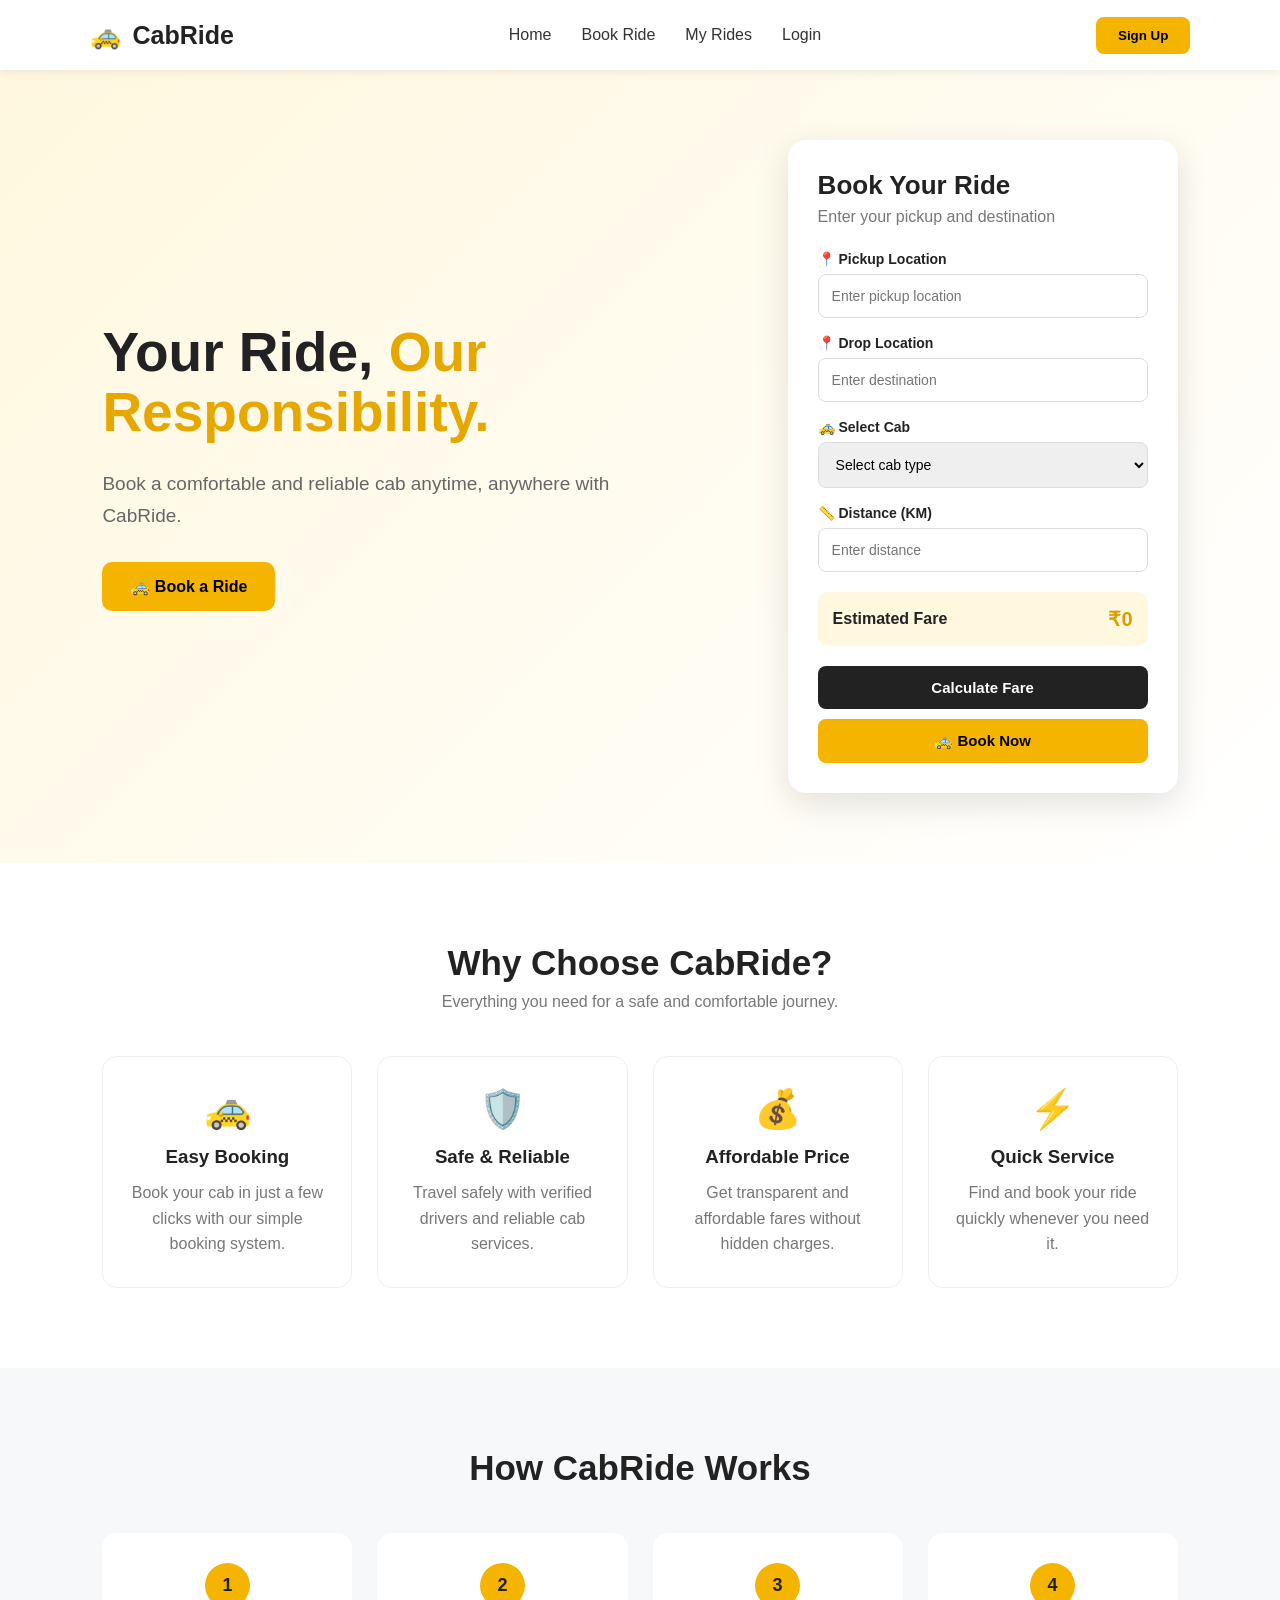
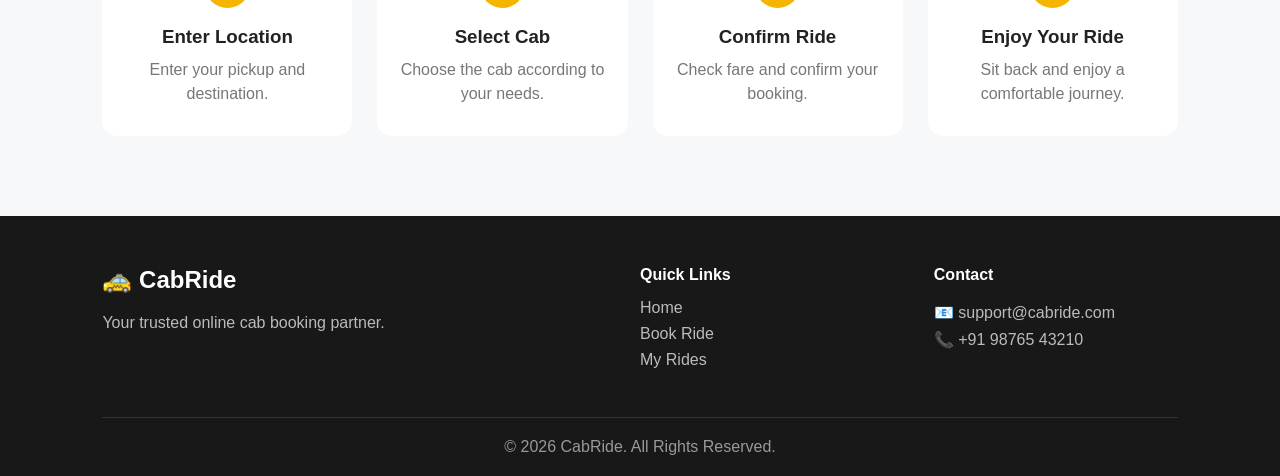
<file: index.html>
<!DOCTYPE html>
<html lang="en">
<head>
    <meta charset="UTF-8">
    <meta name="viewport" content="width=device-width, initial-scale=1.0">

    <title>CabRide - Online Cab Booking</title>

    
    <link rel="stylesheet" href="style.css">
</head>

<body>

    
    <header class="navbar">

        <div class="logo">
            🚕 <span>CabRide</span>
        </div>

        <nav>
            <a href="index.html">Home</a>
            <a href="book-ride.html">Book Ride</a>
            <a href="my-rides.html">My Rides</a>
            <a href="login.html">Login</a>
        </nav>

        <button class="signup-btn" onclick="window.location.href='signup.html'">
            Sign Up
        </button>

    </header>


   
    <section class="hero">

        <div class="hero-content">

            <h1>
                Your Ride,
                <span>Our Responsibility.</span>
            </h1>

            <p>
                Book a comfortable and reliable cab anytime,
                anywhere with CabRide.
            </p>

            <button class="primary-btn"
                    onclick="window.location.href='book-ride.html'">
                🚕 Book a Ride
            </button>

        </div>


        
        <div class="booking-card">

            <h2>Book Your Ride</h2>

            <p class="booking-subtitle">
                Enter your pickup and destination
            </p>


            <!-- Pickup -->
            <div class="input-group">

                <label>📍 Pickup Location</label>

                <input
                    type="text"
                    id="pickup"
                    placeholder="Enter pickup location"
                >

            </div>


           
            <div class="input-group">

                <label>📍 Drop Location</label>

                <input
                    type="text"
                    id="drop"
                    placeholder="Enter destination"
                >

            </div>


           
            <div class="input-group">

                <label>🚕 Select Cab</label>

                <select id="cabType">

                    <option value="">Select cab type</option>

                    <option value="Mini">
                        Mini - ₹12/km
                    </option>

                    <option value="Sedan">
                        Sedan - ₹16/km
                    </option>

                    <option value="SUV">
                        SUV - ₹20/km
                    </option>

                </select>

            </div>


            
            <div class="input-group">

                <label>📏 Distance (KM)</label>

                <input
                    type="number"
                    id="distance"
                    placeholder="Enter distance"
                    min="1"
                >

            </div>


            
            <div class="fare-box">

                <span>Estimated Fare</span>

                <strong id="fare">
                    ₹0
                </strong>

            </div>


            
            <button
                class="book-btn"
                onclick="calculateFare()">

                Calculate Fare

            </button>


            <button
                class="confirm-btn"
                onclick="bookRide()">

                🚕 Book Now

            </button>

        </div>

    </section>


    

    <section class="features">

        <h2>Why Choose CabRide?</h2>

        <p class="section-text">
            Everything you need for a safe and comfortable journey.
        </p>


        <div class="feature-container">


            <div class="feature-card">

                <div class="feature-icon">
                    🚕
                </div>

                <h3>Easy Booking</h3>

                <p>
                    Book your cab in just a few clicks
                    with our simple booking system.
                </p>

            </div>


            <div class="feature-card">

                <div class="feature-icon">
                    🛡️
                </div>

                <h3>Safe & Reliable</h3>

                <p>
                    Travel safely with verified drivers
                    and reliable cab services.
                </p>

            </div>


            <div class="feature-card">

                <div class="feature-icon">
                    💰
                </div>

                <h3>Affordable Price</h3>

                <p>
                    Get transparent and affordable fares
                    without hidden charges.
                </p>

            </div>


            <div class="feature-card">

                <div class="feature-icon">
                    ⚡
                </div>

                <h3>Quick Service</h3>

                <p>
                    Find and book your ride quickly
                    whenever you need it.
                </p>

            </div>

        </div>

    </section>


   
    <section class="how-it-works">

        <h2>How CabRide Works</h2>

        <div class="steps">

            <div class="step">

                <div class="step-number">
                    1
                </div>

                <h3>Enter Location</h3>

                <p>
                    Enter your pickup and destination.
                </p>

            </div>


            <div class="step">

                <div class="step-number">
                    2
                </div>

                <h3>Select Cab</h3>

                <p>
                    Choose the cab according to your needs.
                </p>

            </div>


            <div class="step">

                <div class="step-number">
                    3
                </div>

                <h3>Confirm Ride</h3>

                <p>
                    Check fare and confirm your booking.
                </p>

            </div>


            <div class="step">

                <div class="step-number">
                    4
                </div>

                <h3>Enjoy Your Ride</h3>

                <p>
                    Sit back and enjoy a comfortable journey.
                </p>

            </div>

        </div>

    </section>


    
    <footer>

        <div class="footer-content">

            <div>
                <h3>🚕 CabRide</h3>

                <p>
                    Your trusted online cab booking partner.
                </p>
            </div>


            <div>

                <h4>Quick Links</h4>

                <a href="index.html">Home</a>
                <a href="book-ride.html">Book Ride</a>
                <a href="my-rides.html">My Rides</a>

            </div>


            <div>

                <h4>Contact</h4>

                <p>📧 support@cabride.com</p>
                <p>📞 +91 98765 43210</p>

            </div>

        </div>


        <div class="copyright">

            © 2026 CabRide. All Rights Reserved.

        </div>

    </footer>


    <!-- JavaScript -->
    <script src="script.js"></script>

</body>
</html>
</file>
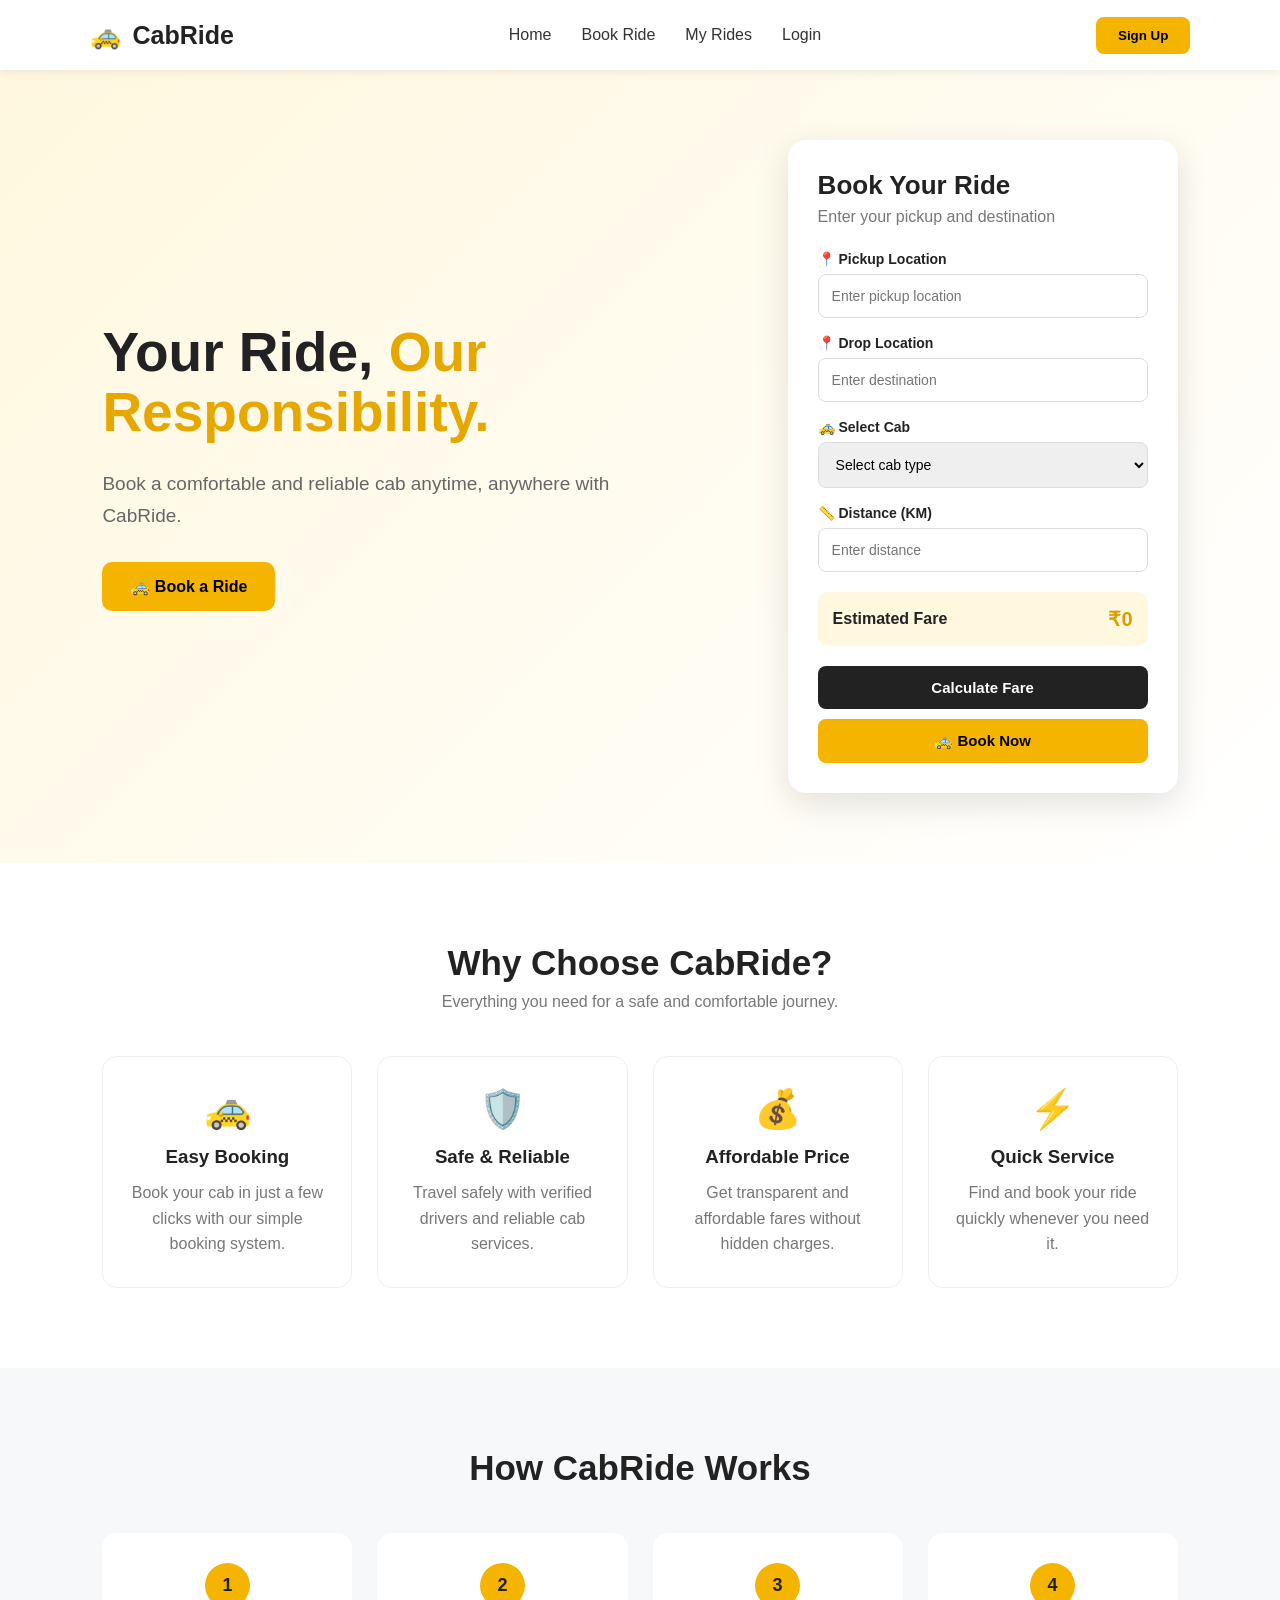
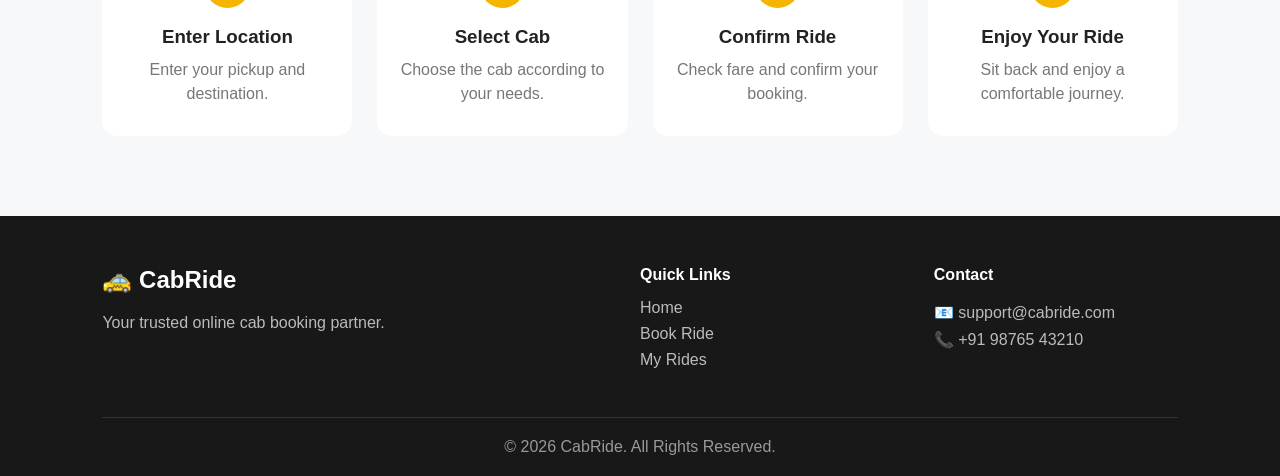
<file: booking-confirmation.html>
<!DOCTYPE html>
<html lang="en">
<head>
    <meta charset="UTF-8">
    <meta name="viewport" content="width=device-width, initial-scale=1.0">

    <title>Booking Confirmed - CabRide</title>

    <link rel="stylesheet" href="style.css">

    <style>
        .confirmation-page {
            min-height: calc(100vh - 70px);
            display: flex;
            justify-content: center;
            align-items: center;
            padding: 50px 20px;
            background: #f7f8fa;
        }

        .confirmation-card {
            width: 500px;
            max-width: 100%;
            background: white;
            padding: 35px;
            border-radius: 20px;
            box-shadow: 0 10px 35px rgba(0,0,0,0.12);
            text-align: center;
        }

        .success-icon {
            width: 70px;
            height: 70px;
            margin: 0 auto 20px;
            border-radius: 50%;
            background: #e9f8ed;
            display: flex;
            align-items: center;
            justify-content: center;
            font-size: 35px;
        }

        .confirmation-card h1 {
            margin-bottom: 10px;
        }

        .confirmation-card > p {
            color: #777;
            margin-bottom: 25px;
        }

        .booking-details {
            text-align: left;
            border: 1px solid #eee;
            border-radius: 12px;
            overflow: hidden;
            margin-bottom: 25px;
        }

        .detail-row {
            display: flex;
            justify-content: space-between;
            padding: 14px 16px;
            border-bottom: 1px solid #eee;
        }

        .detail-row:last-child {
            border-bottom: none;
        }

        .detail-row span:first-child {
            color: #777;
        }

        .detail-row span:last-child {
            font-weight: bold;
        }

        .status {
            color: #16803c;
        }

        .confirmation-actions {
            display: flex;
            gap: 12px;
        }

        .confirmation-actions button {
            flex: 1;
            padding: 13px;
            border-radius: 8px;
            font-weight: bold;
            cursor: pointer;
        }

        .home-btn {
            background: #222;
            color: white;
            border: none;
        }

        .rides-btn {
            background: #f5b400;
            border: none;
        }

        @media (max-width: 500px) {
            .confirmation-actions {
                flex-direction: column;
            }
        }
    </style>
</head>

<body>

    <!-- NAVBAR -->

    <header class="navbar">

        <div class="logo">
            🚕 <span>CabRide</span>
        </div>

        <nav>
            <a href="index.html">Home</a>
            <a href="book-ride.html">Book Ride</a>
            <a href="my-rides.html">My Rides</a>
            <a href="login.html">Login</a>
        </nav>

    </header>


    <!-- CONFIRMATION -->

    <main class="confirmation-page">

        <div class="confirmation-card">

            <div class="success-icon">
                ✓
            </div>

            <h1>Ride Booked Successfully!</h1>

            <p>
                Your cab has been booked successfully.
            </p>


            <!-- BOOKING DETAILS -->

            <div class="booking-details">

                <div class="detail-row">
                    <span>Booking ID</span>
                    <span id="bookingId">---</span>
                </div>

                <div class="detail-row">
                    <span>Pickup</span>
                    <span id="pickup">---</span>
                </div>

                <div class="detail-row">
                    <span>Destination</span>
                    <span id="drop">---</span>
                </div>

                <div class="detail-row">
                    <span>Cab Type</span>
                    <span id="cabType">---</span>
                </div>

                <div class="detail-row">
                    <span>Distance</span>
                    <span id="distance">---</span>
                </div>

                <div class="detail-row">
                    <span>Total Fare</span>
                    <span id="fare">---</span>
                </div>

                <div class="detail-row">
                    <span>Status</span>
                    <span class="status" id="status">
                        Confirmed
                    </span>
                </div>

            </div>


            <!-- BUTTONS -->

            <div class="confirmation-actions">

                <button
                    class="home-btn"
                    onclick="window.location.href='index.html'">

                    Back to Home

                </button>

                <button
                    class="rides-btn"
                    onclick="window.location.href='my-rides.html'">

                    View My Rides

                </button>

            </div>

        </div>

    </main>


    <!-- JAVASCRIPT -->

    <script>

        const bookingData =
            JSON.parse(localStorage.getItem("latestBooking"));


        if (!bookingData) {

            alert("No booking information found.");

            window.location.href = "index.html";

        } else {

            document.getElementById("bookingId").innerText =
                bookingData.bookingId;

            document.getElementById("pickup").innerText =
                bookingData.pickup;

            document.getElementById("drop").innerText =
                bookingData.drop;

            document.getElementById("cabType").innerText =
                bookingData.cabType;

            document.getElementById("distance").innerText =
                bookingData.distance + " KM";

            document.getElementById("fare").innerText =
                "₹" + Number(bookingData.fare).toFixed(0);

            document.getElementById("status").innerText =
                bookingData.status;
        }

    </script>

</body>
</html>
</file>
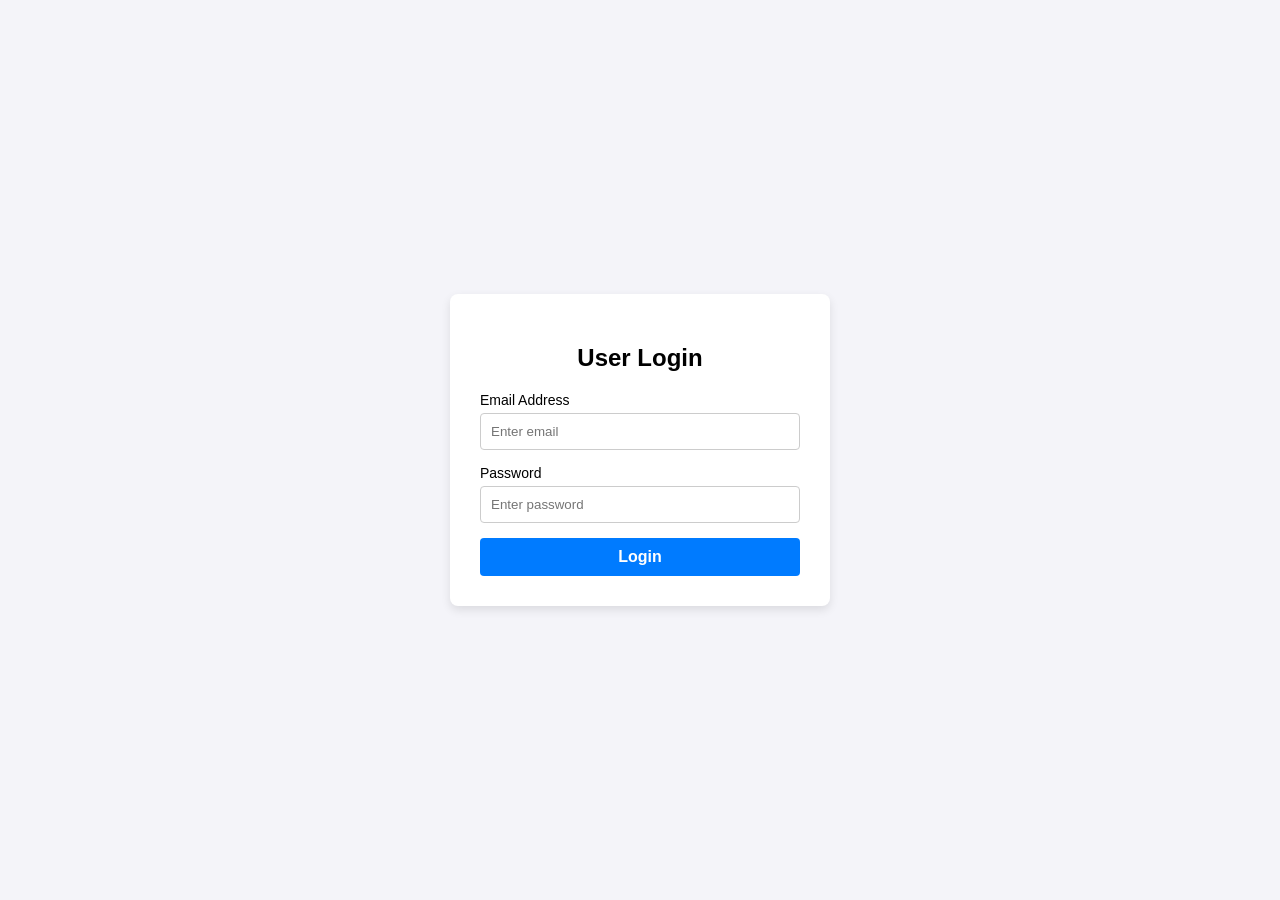
<file: login.html>
<!DOCTYPE html>
<html lang="en">
<head>
    <meta charset="UTF-8">
    <meta name="viewport" content="width=device-width, initial-scale=1.0">
    <title>Cab Booking - Login</title>
    <style>
        body { font-family: Arial, sans-serif; background-color: #f4f4f9; display: flex; justify-content: center; align-items: center; height: 100vh; margin: 0; }
        .login-container { background: #ffffff; padding: 30px; border-radius: 8px; box-shadow: 0 4px 10px rgba(0,0,0,0.1); width: 320px; }
        .login-container h2 { text-align: center; margin-bottom: 20px; }
        .form-group { margin-bottom: 15px; }
        .form-group label { display: block; margin-bottom: 5px; font-size: 14px; }
        .form-group input { width: 100%; padding: 10px; border: 1px solid #ccc; border-radius: 4px; box-sizing: border-box; }
        .btn-submit { width: 100%; padding: 10px; background-color: #007bff; border: none; color: white; font-size: 16px; font-weight: bold; border-radius: 4px; cursor: pointer; }
    </style>
</head>
<body>
    <div class="login-container">
        <h2>User Login</h2>
        <form action="http://localhost:8080/login" method="POST">
            <div class="form-group">
                <label>Email Address</label>
                <input type="email" name="email" placeholder="Enter email" required>
            </div>
            <div class="form-group">
                <label>Password</label>
                <input type="password" name="password" placeholder="Enter password" required>
            </div>
            <button type="submit" class="btn-submit">Login</button>
        </form>
    </div>
</body>
</html>
</file>
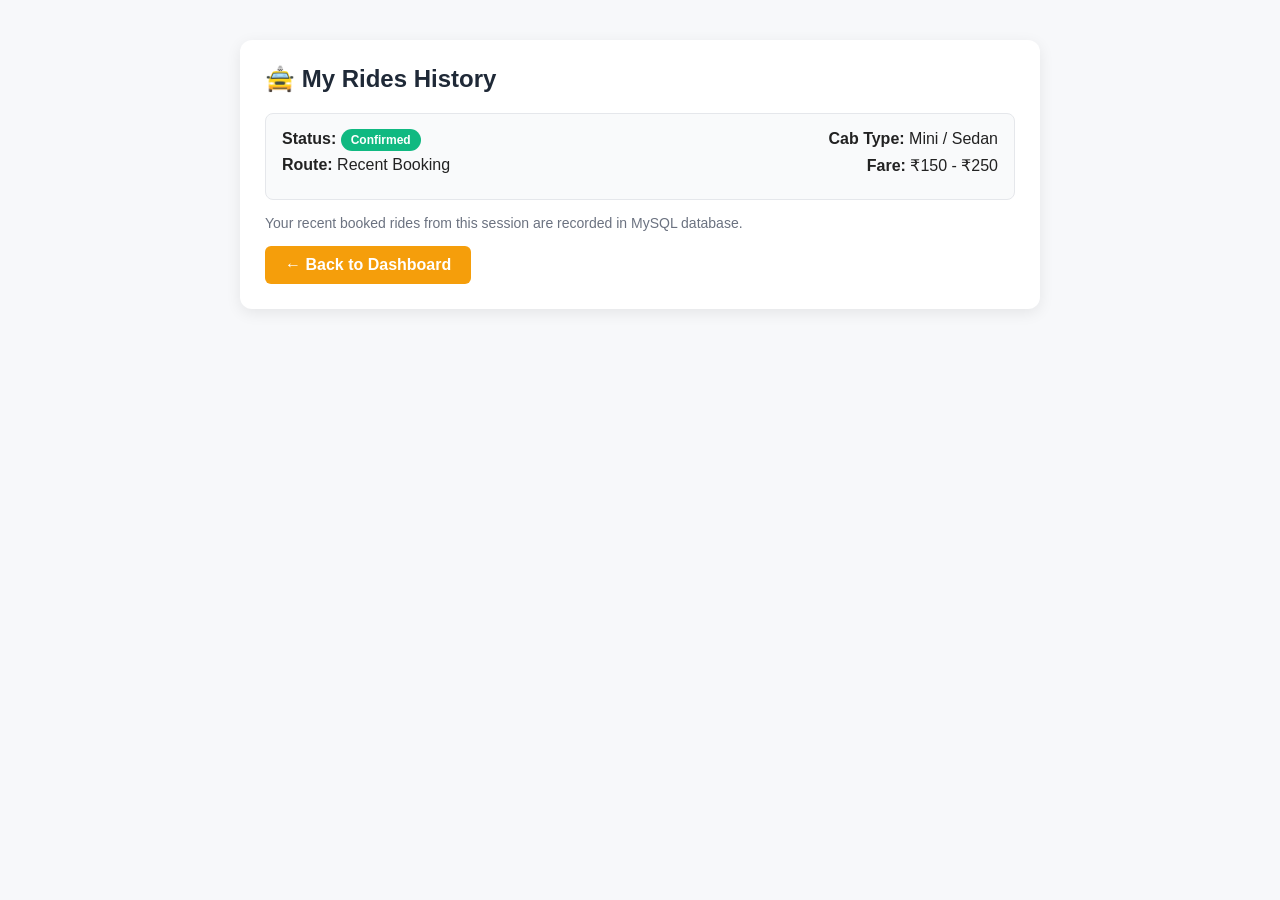
<file: my-rides.html>
<!DOCTYPE html>
<html lang="en">
<head>
  <meta charset="UTF-8">
  <meta name="viewport" content="width=device-width, initial-scale=1.0">
  <title>My Rides - CabRide</title>
  <link rel="stylesheet" href="style.css">
  <style>
    .rides-container {
      max-width: 800px;
      margin: 40px auto;
      padding: 25px;
      background: #ffffff;
      border-radius: 12px;
      box-shadow: 0 4px 15px rgba(0,0,0,0.08);
      font-family: 'Segoe UI', Tahoma, Geneva, Verdana, sans-serif;
    }
    .rides-container h2 {
      margin-bottom: 20px;
      color: #1f2937;
    }
    .ride-card {
      border: 1px solid #e5e7eb;
      border-radius: 8px;
      padding: 16px;
      margin-bottom: 15px;
      background: #f9fafb;
    }
    .ride-row {
      display: flex;
      justify-content: space-between;
      margin-bottom: 8px;
    }
    .badge {
      background: #10b981;
      color: white;
      padding: 4px 10px;
      border-radius: 20px;
      font-size: 12px;
      font-weight: bold;
    }
    .btn-home {
      display: inline-block;
      margin-top: 15px;
      padding: 10px 20px;
      background: #f59e0b;
      color: white;
      text-decoration: none;
      border-radius: 6px;
      font-weight: 600;
    }
  </style>
</head>
<body>
  <div class="rides-container">
    <h2>🚖 My Rides History</h2>
    
    <div class="ride-card">
      <div class="ride-row">
        <span><strong>Status:</strong> <span class="badge">Confirmed</span></span>
        <span><strong>Cab Type:</strong> Mini / Sedan</span>
      </div>
      <div class="ride-row">
        <span><strong>Route:</strong> Recent Booking</span>
        <span><strong>Fare:</strong> ₹150 - ₹250</span>
      </div>
    </div>

    <p style="color: #6b7280; font-size: 14px;">Your recent booked rides from this session are recorded in MySQL database.</p>
    <a href="/index.html" class="btn-home">← Back to Dashboard</a>
  </div>
</body>
</html>
</file>
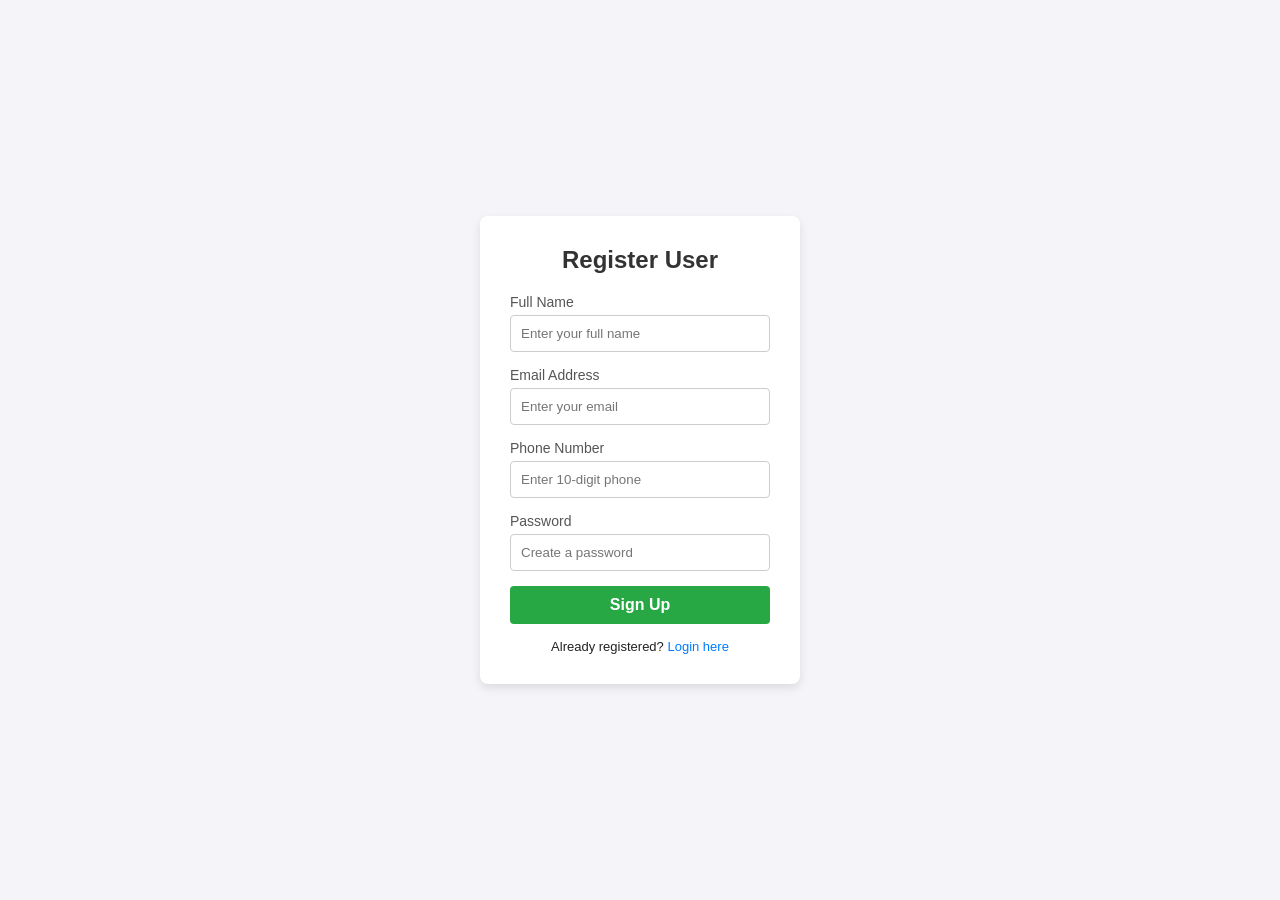
<file: signup.html>
<!DOCTYPE html>
<html lang="en">
<head>
    <meta charset="UTF-8">
    <meta name="viewport" content="width=device-width, initial-scale=1.0">
    <title>Cab Booking - Sign Up</title>
    <link rel="stylesheet" href="style.css">
    <style>
        body {
            font-family: Arial, sans-serif;
            background-color: #f4f4f9;
            display: flex;
            justify-content: center;
            align-items: center;
            height: 100vh;
            margin: 0;
        }
        .signup-container {
            background: #ffffff;
            padding: 30px;
            border-radius: 8px;
            box-shadow: 0 4px 10px rgba(0, 0, 0, 0.1);
            width: 320px;
        }
        .signup-container h2 {
            text-align: center;
            margin-bottom: 20px;
            color: #333;
        }
        .form-group {
            margin-bottom: 15px;
        }
        .form-group label {
            display: block;
            margin-bottom: 5px;
            font-size: 14px;
            color: #555;
        }
        .form-group input {
            width: 100%;
            padding: 10px;
            border: 1px solid #ccc;
            border-radius: 4px;
            box-sizing: border-box;
        }
        .btn-submit {
            width: 100%;
            padding: 10px;
            background-color: #28a745;
            border: none;
            color: white;
            font-size: 16px;
            font-weight: bold;
            border-radius: 4px;
            cursor: pointer;
        }
        .btn-submit:hover {
            background-color: #218838;
        }
        .footer-text {
            text-align: center;
            margin-top: 15px;
            font-size: 13px;
        }
        .footer-text a {
            color: #007bff;
            text-decoration: none;
        }
    </style>
</head>
<body>

    <div class="signup-container">
        <h2>Register User</h2>
        <form action="http://localhost:8080/signup" method="POST">
            <div class="form-group">
                <label>Full Name</label>
                <input type="text" name="name" placeholder="Enter your full name" required>
            </div>
            <div class="form-group">
                <label>Email Address</label>
                <input type="email" name="email" placeholder="Enter your email" required>
            </div>
            <div class="form-group">
                <label>Phone Number</label>
                <input type="text" name="phone" placeholder="Enter 10-digit phone" required>
            </div>
            <div class="form-group">
                <label>Password</label>
                <input type="password" name="password" placeholder="Create a password" required>
            </div>
            <button type="submit" class="btn-submit">Sign Up</button>
        </form>
        <div class="footer-text">
            Already registered? <a href="login.html">Login here</a>
        </div>
    </div>

</body>
</html>
</file>
<file: style.css>
* {
    margin: 0;
    padding: 0;
    box-sizing: border-box;
}

body {
    font-family: Arial, sans-serif;
    background: #f7f8fa;
    color: #222;
}



.navbar {
    height: 70px;
    background: white;
    display: flex;
    align-items: center;
    justify-content: space-between;
    padding: 0 7%;
    box-shadow: 0 2px 10px rgba(0,0,0,0.08);
    position: sticky;
    top: 0;
    z-index: 1000;
}

.logo {
    font-size: 25px;
    font-weight: bold;
}

.logo span {
    margin-left: 5px;
}

.navbar nav {
    display: flex;
    gap: 30px;
}

.navbar nav a {
    text-decoration: none;
    color: #333;
    font-weight: 500;
    transition: 0.3s;
}

.navbar nav a:hover {
    color: #f5b400;
}

.signup-btn {
    border: none;
    background: #f5b400;
    padding: 11px 22px;
    border-radius: 8px;
    font-weight: bold;
    cursor: pointer;
}

.signup-btn:hover {
    background: #d99d00;
}




.hero {
    min-height: 650px;
    display: flex;
    align-items: center;
    justify-content: space-between;
    padding: 70px 8%;
    background: linear-gradient(
        135deg,
        #fff8df,
        #ffffff
    );
    gap: 60px;
}

.hero-content {
    max-width: 560px;
}

.hero-content h1 {
    font-size: 55px;
    line-height: 1.1;
    margin-bottom: 25px;
}

.hero-content h1 span {
    color: #e6a800;
}

.hero-content p {
    font-size: 19px;
    line-height: 1.7;
    color: #666;
    margin-bottom: 30px;
}

.primary-btn {
    background: #f5b400;
    border: none;
    padding: 15px 28px;
    border-radius: 10px;
    font-size: 16px;
    font-weight: bold;
    cursor: pointer;
    transition: 0.3s;
}

.primary-btn:hover {
    transform: translateY(-2px);
}




.booking-card {
    width: 390px;
    background: white;
    padding: 30px;
    border-radius: 18px;
    box-shadow: 0 10px 35px rgba(0,0,0,0.12);
}

.booking-card h2 {
    font-size: 26px;
    margin-bottom: 7px;
}

.booking-subtitle {
    color: #777;
    margin-bottom: 25px;
}

.input-group {
    margin-bottom: 17px;
}

.input-group label {
    display: block;
    font-size: 14px;
    font-weight: bold;
    margin-bottom: 7px;
}

.input-group input,
.input-group select {
    width: 100%;
    padding: 13px;
    border: 1px solid #ddd;
    border-radius: 8px;
    outline: none;
    font-size: 14px;
}

.input-group input:focus,
.input-group select:focus {
    border-color: #f5b400;
}




.fare-box {
    display: flex;
    justify-content: space-between;
    align-items: center;
    background: #fff8df;
    padding: 15px;
    border-radius: 10px;
    margin: 20px 0;
}

.fare-box span {
    font-weight: 600;
}

.fare-box strong {
    font-size: 20px;
    color: #d99d00;
}




.book-btn,
.confirm-btn {
    width: 100%;
    padding: 13px;
    border-radius: 8px;
    font-size: 15px;
    font-weight: bold;
    cursor: pointer;
}

.book-btn {
    background: #222;
    color: white;
    border: none;
    margin-bottom: 10px;
}

.book-btn:hover {
    background: #444;
}

.confirm-btn {
    background: #f5b400;
    border: none;
}

.confirm-btn:hover {
    background: #d99d00;
}


/* ================= FEATURES ================= */

.features {
    padding: 80px 8%;
    text-align: center;
    background: white;
}

.features h2,
.how-it-works h2 {
    font-size: 35px;
    margin-bottom: 10px;
}

.section-text {
    color: #777;
    margin-bottom: 45px;
}

.feature-container {
    display: grid;
    grid-template-columns: repeat(4, 1fr);
    gap: 25px;
}

.feature-card {
    padding: 30px 20px;
    border: 1px solid #eee;
    border-radius: 15px;
    transition: 0.3s;
}

.feature-card:hover {
    transform: translateY(-7px);
    box-shadow: 0 8px 25px rgba(0,0,0,0.08);
}

.feature-icon {
    font-size: 38px;
    margin-bottom: 15px;
}

.feature-card h3 {
    margin-bottom: 12px;
}

.feature-card p {
    color: #777;
    line-height: 1.6;
}



.how-it-works {
    padding: 80px 8%;
    text-align: center;
    background: #f7f8fa;
}

.steps {
    display: grid;
    grid-template-columns: repeat(4, 1fr);
    gap: 25px;
    margin-top: 45px;
}

.step {
    background: white;
    padding: 30px 20px;
    border-radius: 15px;
}

.step-number {
    width: 45px;
    height: 45px;
    margin: 0 auto 18px;
    border-radius: 50%;
    background: #f5b400;
    display: flex;
    align-items: center;
    justify-content: center;
    font-weight: bold;
    font-size: 18px;
}

.step h3 {
    margin-bottom: 10px;
}

.step p {
    color: #777;
    line-height: 1.5;
}




footer {
    background: #181818;
    color: white;
    padding: 50px 8% 20px;
}

.footer-content {
    display: grid;
    grid-template-columns: 2fr 1fr 1fr;
    gap: 50px;
}

.footer-content h3 {
    font-size: 24px;
    margin-bottom: 15px;
}

.footer-content h4 {
    margin-bottom: 15px;
}

.footer-content p {
    color: #bbb;
    line-height: 1.7;
}

.footer-content a {
    display: block;
    color: #bbb;
    text-decoration: none;
    margin-bottom: 8px;
}

.footer-content a:hover {
    color: #f5b400;
}

.copyright {
    border-top: 1px solid #333;
    margin-top: 40px;
    padding-top: 20px;
    text-align: center;
    color: #999;
}




@media (max-width: 900px) {

    .hero {
        flex-direction: column;
        text-align: center;
    }

    .booking-card {
        width: 100%;
        max-width: 450px;
    }

    .feature-container,
    .steps {
        grid-template-columns: repeat(2, 1fr);
    }

    .footer-content {
        grid-template-columns: 1fr;
    }
}


@media (max-width: 600px) {

    .navbar {
        padding: 0 5%;
    }

    .navbar nav {
        display: none;
    }

    .hero-content h1 {
        font-size: 40px;
    }

    .feature-container,
    .steps {
        grid-template-columns: 1fr;
    }

    .booking-card {
        padding: 22px;
    }
}
</file>
